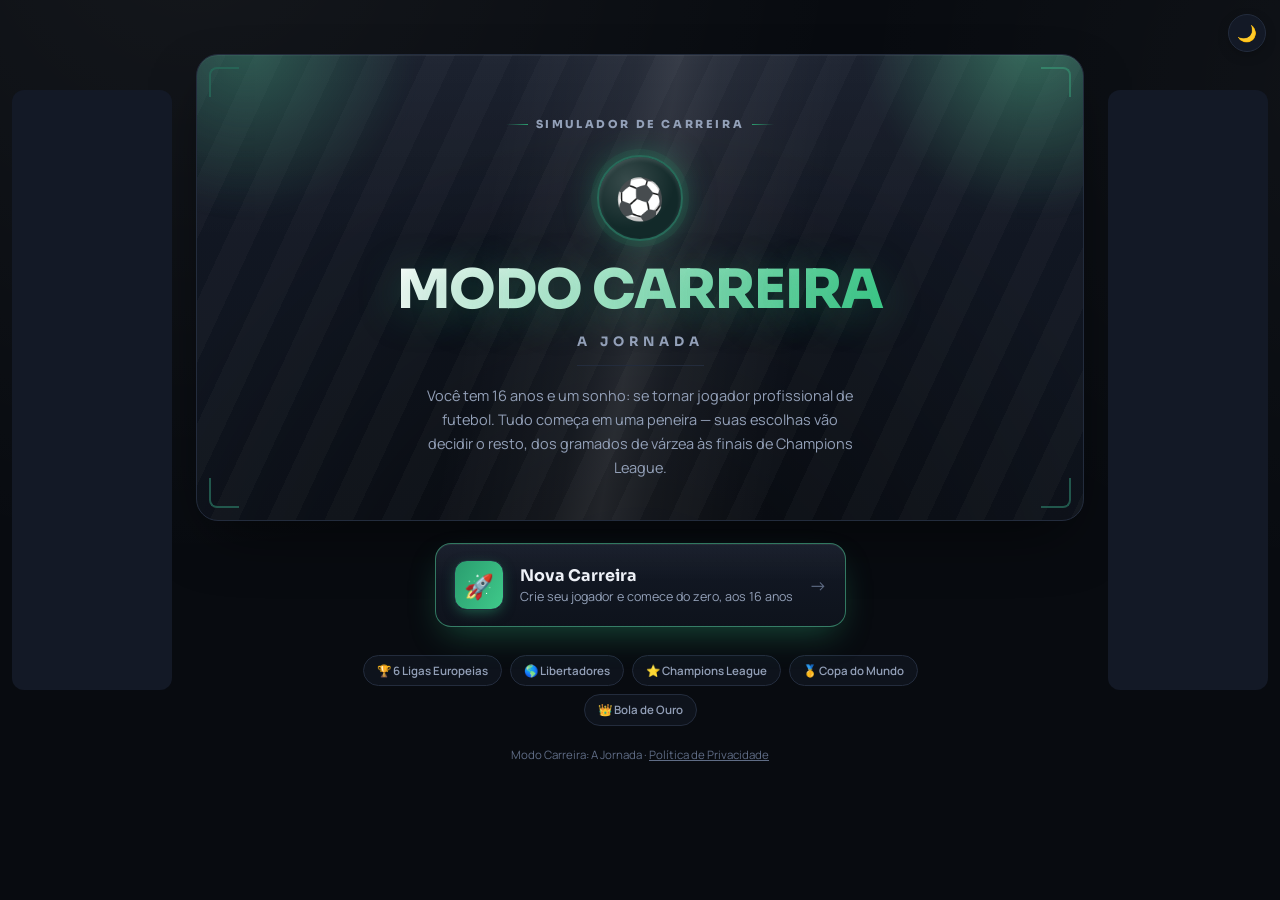
<file: index.html>
<!DOCTYPE html>
<html lang="pt-BR">
<head>
<meta charset="UTF-8">
<meta name="viewport" content="width=device-width, initial-scale=1.0">
<title>Modo Carreira: A Jornada</title>
<meta name="description" content="Modo Carreira: A Jornada é um simulador de carreira de jogador de futebol no navegador. Comece aos 16 anos numa peneira, evolua atributos, negocie contratos, dispute Brasileirão, Libertadores, Champions League e Copa do Mundo até a aposentadoria.">
<link rel="stylesheet" href="css/style.css">
<!-- Google AdSense — o script adsbygoogle.js NÃO carrega mais aqui. Ele só é
     inserido dinamicamente por js/core/ads.js quando a tela já tem conteúdo
     do jogo (GAME.clube definido) — ver telaAtualPermiteAnuncio() em ads.js.
     Isso evita que o Auto Ads do Google rode sozinho nas telas de menu/criação
     de personagem, que é exatamente o motivo da rejeição registrada em
     ads.google.com > Sites > kendsonc.github.io ("Anúncios veiculados pelo
     Google em telas sem conteúdo do editor"). -->
<!-- Google Analytics (GA4) — Measurement ID real da propriedade "Modo Carreira: A Jornada". -->
<script async src="https://www.googletagmanager.com/gtag/js?id=G-DK6LTBPD3M"></script>
<script>
  window.dataLayer = window.dataLayer || [];
  function gtag(){ dataLayer.push(arguments); }
  gtag('js', new Date());
  gtag('config', 'G-DK6LTBPD3M');
</script>
</head>
<body>
<div id="app"></div>
<noscript>
  <div style="max-width:640px;margin:40px auto;padding:24px;font-family:sans-serif;line-height:1.5">
    <h1>Modo Carreira: A Jornada</h1>
    <p>Modo Carreira: A Jornada é um simulador de carreira de jogador de futebol. Crie seu jogador aos 16 anos, passe pela peneira, evolua atributos, negocie contratos e dispute Brasileirão, Libertadores, Champions League e Copa do Mundo até a aposentadoria.</p>
    <p>Este jogo precisa de JavaScript habilitado no navegador para funcionar.</p>
  </div>
</noscript>
<button id="theme-toggle-btn" class="theme-toggle-btn" title="Alternar tema claro/escuro" type="button">🌙</button>
<div id="ad-corner" class="ad-corner"></div>
<div id="ad-left" class="ad-side"></div>
<div id="ad-right" class="ad-side"></div>

<script defer src="js/core/utils.js"></script>
<script defer src="js/core/ads.js"></script>
<script defer src="js/core/pixelart.js"></script>
<script defer src="js/core/escudos.js"></script>
<script defer src="js/core/rostos.js"></script>
<script defer src="js/data/dados-base.js"></script>
<script defer src="js/data/escudos-clubes.js"></script>
<script defer src="js/data/lances.js"></script>
<script defer src="js/data/dialogos-tecnico.js"></script>
<script defer src="js/data/eventos.js"></script>
<script defer src="js/data/loja-roupas.js"></script>
<script defer src="js/data/loja-tenis.js"></script>
<script defer src="js/data/loja-relogios.js"></script>
<script defer src="js/data/carros.js"></script>
<script defer src="js/data/imoveis.js"></script>

<script defer src="js/core/audio.js"></script>
<script defer src="js/core/state.js"></script>
<script defer src="js/core/efeitos.js"></script>
<script defer src="js/core/router.js"></script>

<script defer src="js/screens/inicio.js"></script>
<script defer src="js/screens/clubes.js"></script>
<script defer src="js/screens/peneira.js"></script>

<script defer src="js/sistemas/consequencias.js"></script>
<script defer src="js/sistemas/rival.js"></script>
<script defer src="js/sistemas/exCompanheiros.js"></script>
<script defer src="js/sistemas/mentoria.js"></script>
<script defer src="js/sistemas/torcida.js"></script>
<script defer src="js/sistemas/clubeVivo.js"></script>
<script defer src="js/sistemas/familia.js"></script>
<script defer src="js/sistemas/vidapessoal.js"></script>
<script defer src="js/sistemas/loja.js"></script>
<script defer src="js/sistemas/imoveis.js"></script>
<script defer src="js/sistemas/banco.js"></script>
<script defer src="js/sistemas/liga.js"></script>
<script defer src="js/sistemas/copas.js"></script>
<script defer src="js/sistemas/eventos.js"></script>
<script defer src="js/sistemas/lesao.js"></script>
<script defer src="js/sistemas/treino.js"></script>
<script defer src="js/sistemas/partida.js"></script>
<script defer src="js/sistemas/imprensa.js"></script>
<script defer src="js/sistemas/selecao.js"></script>

<script defer src="js/ui/dialogo.js"></script>
<script defer src="js/ui/toast.js"></script>
<script defer src="js/ui/statusbar.js"></script>
<script defer src="js/ui/agenda.js"></script>
<script defer src="js/ui/painel.js"></script>
<script defer src="js/ui/central.js"></script>

<script defer src="js/temporada/fim-temporada.js"></script>
<script defer src="js/temporada/entressafra.js"></script>

<script defer src="js/main.js"></script>
</body>
</html>
</file>
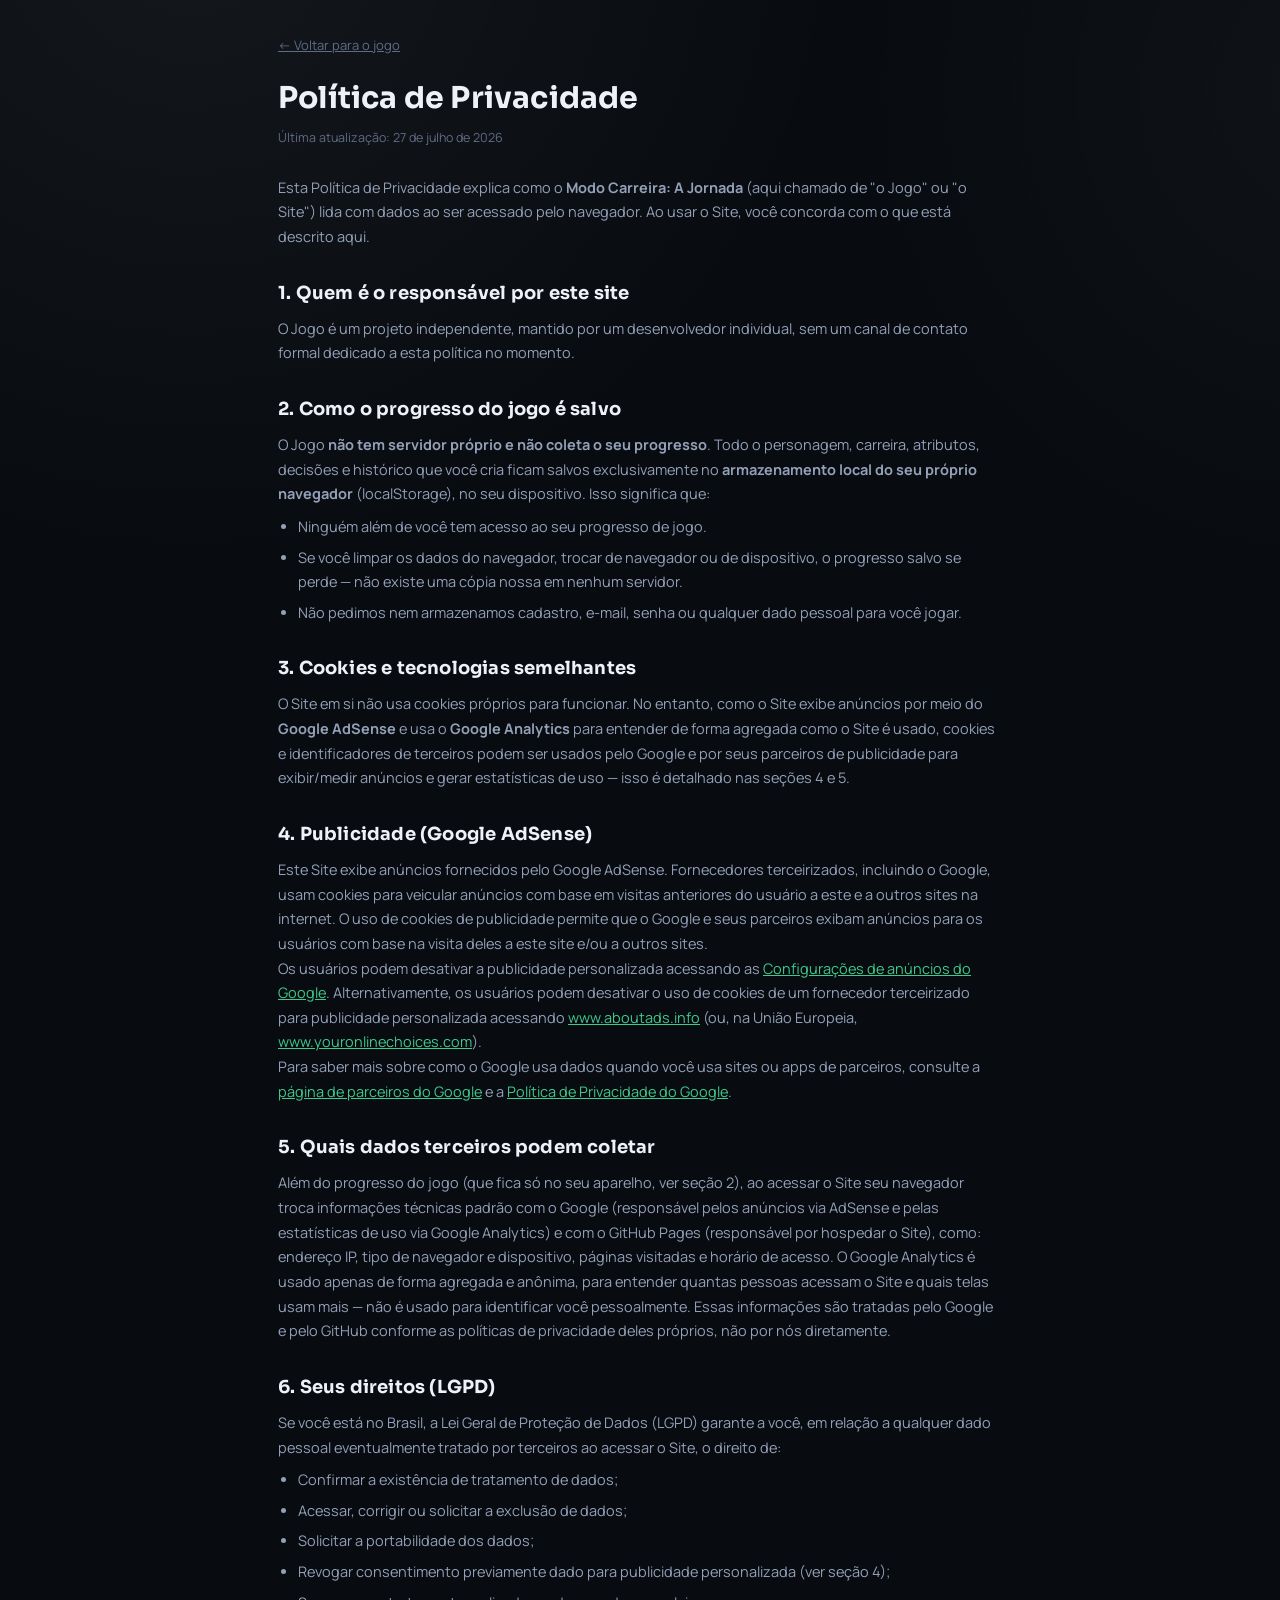
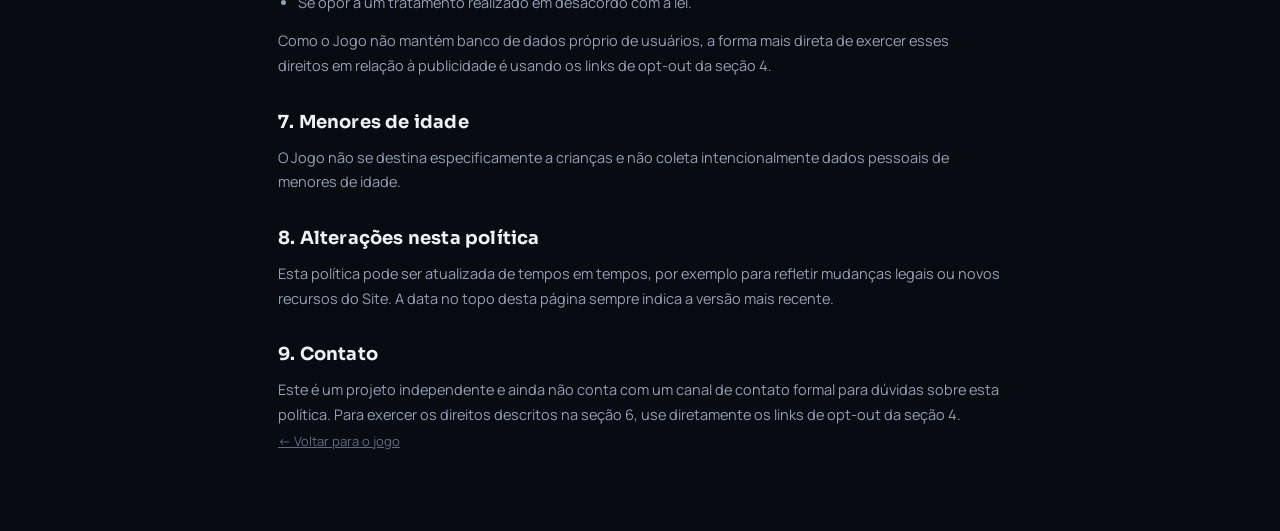
<file: privacidade.html>
<!DOCTYPE html>
<html lang="pt-BR">
<head>
<meta charset="UTF-8">
<meta name="viewport" content="width=device-width, initial-scale=1.0">
<title>Política de Privacidade — Modo Carreira: A Jornada</title>
<link rel="stylesheet" href="css/style.css">
<style>
  .politica-wrap { max-width: 760px; margin: 0 auto; padding: 32px 18px 60px; }
  .politica-wrap h1 { font-family: var(--font-display); font-size: clamp(22px,4vw,30px); margin-bottom: 6px; }
  .politica-wrap .atualizado { color: var(--text-faint); font-size: 12.5px; margin-bottom: 28px; }
  .politica-wrap h2 { font-family: var(--font-display); font-size: 18px; margin: 30px 0 10px; color: var(--text); }
  .politica-wrap p, .politica-wrap li { color: var(--text-dim); font-size: 14.5px; line-height: 1.7; }
  .politica-wrap ul { padding-left: 20px; margin: 8px 0 14px; }
  .politica-wrap li { margin-bottom: 6px; }
  .politica-wrap a { color: var(--club-c2); }
  .politica-wrap .voltar { display: inline-block; margin-bottom: 20px; color: var(--text-faint); text-decoration: underline; font-size: 13px; }
  .politica-wrap .card-title { font-weight: 700; color: var(--text); }
</style>
</head>
<body>
<div class="politica-wrap">
  <a href="index.html" class="voltar">← Voltar para o jogo</a>
  <h1>Política de Privacidade</h1>
  <p class="atualizado">Última atualização: 27 de julho de 2026</p>

  <p>Esta Política de Privacidade explica como o <b>Modo Carreira: A Jornada</b> (aqui chamado de "o Jogo" ou "o Site") lida com dados ao ser acessado pelo navegador. Ao usar o Site, você concorda com o que está descrito aqui.</p>

  <h2>1. Quem é o responsável por este site</h2>
  <p>O Jogo é um projeto independente, mantido por um desenvolvedor individual, sem um canal de contato formal dedicado a esta política no momento.</p>

  <h2>2. Como o progresso do jogo é salvo</h2>
  <p>O Jogo <b>não tem servidor próprio e não coleta o seu progresso</b>. Todo o personagem, carreira, atributos, decisões e histórico que você cria ficam salvos exclusivamente no <b>armazenamento local do seu próprio navegador</b> (localStorage), no seu dispositivo. Isso significa que:</p>
  <ul>
    <li>Ninguém além de você tem acesso ao seu progresso de jogo.</li>
    <li>Se você limpar os dados do navegador, trocar de navegador ou de dispositivo, o progresso salvo se perde — não existe uma cópia nossa em nenhum servidor.</li>
    <li>Não pedimos nem armazenamos cadastro, e-mail, senha ou qualquer dado pessoal para você jogar.</li>
  </ul>

  <h2>3. Cookies e tecnologias semelhantes</h2>
  <p>O Site em si não usa cookies próprios para funcionar. No entanto, como o Site exibe anúncios por meio do <b>Google AdSense</b> e usa o <b>Google Analytics</b> para entender de forma agregada como o Site é usado, cookies e identificadores de terceiros podem ser usados pelo Google e por seus parceiros de publicidade para exibir/medir anúncios e gerar estatísticas de uso — isso é detalhado nas seções 4 e 5.</p>

  <h2>4. Publicidade (Google AdSense)</h2>
  <p>Este Site exibe anúncios fornecidos pelo Google AdSense. Fornecedores terceirizados, incluindo o Google, usam cookies para veicular anúncios com base em visitas anteriores do usuário a este e a outros sites na internet. O uso de cookies de publicidade permite que o Google e seus parceiros exibam anúncios para os usuários com base na visita deles a este site e/ou a outros sites.</p>
  <p>Os usuários podem desativar a publicidade personalizada acessando as <a href="https://adssettings.google.com/" target="_blank" rel="noopener">Configurações de anúncios do Google</a>. Alternativamente, os usuários podem desativar o uso de cookies de um fornecedor terceirizado para publicidade personalizada acessando <a href="https://www.aboutads.info/choices/" target="_blank" rel="noopener">www.aboutads.info</a> (ou, na União Europeia, <a href="https://www.youronlinechoices.com/" target="_blank" rel="noopener">www.youronlinechoices.com</a>).</p>
  <p>Para saber mais sobre como o Google usa dados quando você usa sites ou apps de parceiros, consulte a <a href="https://policies.google.com/technologies/partner-sites" target="_blank" rel="noopener">página de parceiros do Google</a> e a <a href="https://policies.google.com/privacy" target="_blank" rel="noopener">Política de Privacidade do Google</a>.</p>

  <h2>5. Quais dados terceiros podem coletar</h2>
  <p>Além do progresso do jogo (que fica só no seu aparelho, ver seção 2), ao acessar o Site seu navegador troca informações técnicas padrão com o Google (responsável pelos anúncios via AdSense e pelas estatísticas de uso via Google Analytics) e com o GitHub Pages (responsável por hospedar o Site), como: endereço IP, tipo de navegador e dispositivo, páginas visitadas e horário de acesso. O Google Analytics é usado apenas de forma agregada e anônima, para entender quantas pessoas acessam o Site e quais telas usam mais — não é usado para identificar você pessoalmente. Essas informações são tratadas pelo Google e pelo GitHub conforme as políticas de privacidade deles próprios, não por nós diretamente.</p>

  <h2>6. Seus direitos (LGPD)</h2>
  <p>Se você está no Brasil, a Lei Geral de Proteção de Dados (LGPD) garante a você, em relação a qualquer dado pessoal eventualmente tratado por terceiros ao acessar o Site, o direito de:</p>
  <ul>
    <li>Confirmar a existência de tratamento de dados;</li>
    <li>Acessar, corrigir ou solicitar a exclusão de dados;</li>
    <li>Solicitar a portabilidade dos dados;</li>
    <li>Revogar consentimento previamente dado para publicidade personalizada (ver seção 4);</li>
    <li>Se opor a um tratamento realizado em desacordo com a lei.</li>
  </ul>
  <p>Como o Jogo não mantém banco de dados próprio de usuários, a forma mais direta de exercer esses direitos em relação à publicidade é usando os links de opt-out da seção 4.</p>

  <h2>7. Menores de idade</h2>
  <p>O Jogo não se destina especificamente a crianças e não coleta intencionalmente dados pessoais de menores de idade.</p>

  <h2>8. Alterações nesta política</h2>
  <p>Esta política pode ser atualizada de tempos em tempos, por exemplo para refletir mudanças legais ou novos recursos do Site. A data no topo desta página sempre indica a versão mais recente.</p>

  <h2>9. Contato</h2>
  <p>Este é um projeto independente e ainda não conta com um canal de contato formal para dúvidas sobre esta política. Para exercer os direitos descritos na seção 6, use diretamente os links de opt-out da seção 4.</p>

  <a href="index.html" class="voltar">← Voltar para o jogo</a>
</div>
</body>
</html>
</file>
<file: css/style.css>
@import url('https://fonts.googleapis.com/css2?family=Manrope:wght@400;500;600;700;800&family=Sora:wght@600;700;800&display=swap');
  /* ===================== RESET & BASE ===================== */
  * { box-sizing: border-box; margin: 0; padding: 0; }
  :root {
    --club-c1: #2a9d6f;
    --club-c2: #3fc98a;
    --bg-base: #080b10;
    --surface: #131926;
    --surface-2: #0e131c;
    --border: #232c3d;
    --border-soft: rgba(255,255,255,.06);
    --text: #eef1f7;
    --text-dim: #93a0b8;
    --text-faint: #5f6c85;
    --font-display: 'Sora', 'Manrope', 'Segoe UI', system-ui, sans-serif;
    --font-body: 'Manrope', 'Segoe UI', 'Trebuchet MS', Arial, sans-serif;
    --radius: 16px;
    --club-grad: linear-gradient(120deg, var(--club-c1), var(--club-c2));
  }
  /* Tema claro — alternado pelo botão flutuante (js/main.js), preferência
     GLOBAL fora de qualquer save (persiste entre carreiras diferentes).
     Reaproveita as mesmas variáveis já centralizadas, sem duplicar regras. */
  :root[data-theme="light"] {
    --bg-base: #eef1f6;
    --surface: #ffffff;
    --surface-2: #f4f6fb;
    --border: #d6dce6;
    --border-soft: rgba(10,20,40,.06);
    --text: #1a2130;
    --text-dim: #4c5871;
    --text-faint: #7c879c;
  }
  /* .hero-title-mega usa um gradiente com stop branco fixo (bonito no tema
     escuro, ilegível no claro) — única cor "hardcoded" fora das variáveis
     centralizadas que precisou de override dedicado pro tema claro. */
  :root[data-theme="light"] .hero-title-mega {
    background: linear-gradient(120deg, #1a2130 20%, var(--club-c1, #2a9d6f) 78%);
    -webkit-background-clip: text; background-clip: text; color: transparent;
  }
  .theme-toggle-btn {
    position: fixed; top: 14px; right: 14px; z-index: 50;
    width: 38px; height: 38px; border-radius: 50%; border: 1px solid var(--border);
    background: var(--surface); color: var(--text); font-size: 16px; cursor: pointer;
    display: flex; align-items: center; justify-content: center;
    box-shadow: 0 4px 14px -4px rgba(0,0,0,.4);
  }
  * { scrollbar-color: #2a3140 transparent; }
  html, body {
    height: 100%;
    background: var(--bg-base);
    color: var(--text);
    font-family: var(--font-body);
    line-height: 1.5;
    -webkit-font-smoothing: antialiased;
  }
  body {
    min-height: 100vh; display: flex; flex-direction: column;
    background:
      radial-gradient(1200px circle at 15% -10%, rgba(255,255,255,.05), transparent 55%),
      radial-gradient(900px circle at 105% 10%, rgba(255,255,255,.03), transparent 55%),
      var(--bg-base);
    background-attachment: fixed;
    transition: background 1s ease;
  }
  body.tema-clube {
    background:
      radial-gradient(1200px circle at 12% -12%, color-mix(in srgb, var(--club-c1) 26%, transparent), transparent 58%),
      radial-gradient(1000px circle at 108% 8%, color-mix(in srgb, var(--club-c2) 20%, transparent), transparent 55%),
      radial-gradient(800px circle at 50% 120%, color-mix(in srgb, var(--club-c1) 10%, transparent), transparent 60%),
      var(--bg-base);
    background-attachment: fixed;
  }
  /* padding-bottom reserva espaço real pro .ad-corner (fixed, ~90px+offset) —
     sem isso, em telas onde o conteúdo enche a altura da viewport, o anúncio
     do canto acaba sobrepondo o final do conteúdo (placar/feed/botões). */
  #app { flex: 1; display: flex; flex-direction: column; max-width: 920px; margin: 0 auto; width: 100%; padding: 18px 16px 108px; }
  #app.fade-in { animation: telaEntrada .45s cubic-bezier(.22,.75,.35,1); }
  @keyframes telaEntrada {
    from { opacity: 0; transform: translateY(12px); }
    to { opacity: 1; transform: translateY(0); }
  }
  /* Transição diferenciada pra telas-marco (.hero-marco presente, ver
     appObserver em router.js) — mais lenta e com um leve "zoom", pra separar
     visualmente um momento de peso (título, Bola de Ouro) de uma troca de
     tela comum (treino, agenda). */
  #app.fade-in-marco { animation: telaEntradaMarco .8s cubic-bezier(.22,.75,.35,1); }
  @keyframes telaEntradaMarco {
    from { opacity: 0; transform: translateY(18px) scale(.97); }
    60% { opacity: 1; }
    to { opacity: 1; transform: translateY(0) scale(1); }
  }
  h1, h2, h3 { font-family: var(--font-display); font-weight: 700; letter-spacing: .2px; }
  a { color: inherit; }
  button, select, input {
    font-family: inherit;
    font-size: 15px;
  }
  ::-webkit-scrollbar { width: 8px; height: 8px; }
  ::-webkit-scrollbar-thumb { background: #2a3140; border-radius: 4px; }
  ::-webkit-scrollbar-track { background: transparent; }

  /* ===================== LAYOUT HELPERS ===================== */
  .hidden { display: none !important; }
  .card {
    position: relative;
    background: linear-gradient(180deg, rgba(255,255,255,.035) 0%, transparent 45%), linear-gradient(180deg, var(--surface) 0%, var(--surface-2) 100%);
    border: 1px solid var(--border);
    border-radius: var(--radius);
    padding: 20px;
    margin-bottom: 14px;
    box-shadow: 0 10px 28px -8px rgba(0,0,0,.45), inset 0 1px 0 var(--border-soft);
    overflow: hidden;
  }
  .card::before {
    content: '';
    position: absolute; top: 0; left: 0; right: 0; height: 3px;
    background: linear-gradient(90deg, #2a3140, #2a3140);
    opacity: .8;
  }
  body.tema-clube .card::before {
    background: var(--club-grad);
    box-shadow: 0 0 14px -2px color-mix(in srgb, var(--club-c1) 70%, transparent);
  }
  .card-title {
    font-family: var(--font-display);
    font-size: 12px;
    font-weight: 700;
    text-transform: uppercase;
    letter-spacing: 1.3px;
    color: var(--text-dim);
    margin-bottom: 12px;
    display: flex; align-items: center; gap: 7px;
  }
  .card-title::before {
    content: ''; width: 4px; height: 4px; border-radius: 50%;
    background: var(--club-c1); box-shadow: 0 0 8px 1px var(--club-c1);
    flex-shrink: 0;
  }
  .card-title::after {
    content: ''; flex: 1; height: 1px; margin-left: 4px;
    background: linear-gradient(90deg, var(--border), transparent);
  }
  .row { display: flex; gap: 12px; flex-wrap: wrap; }
  .col { flex: 1 1 200px; min-width: 0; }
  .center { text-align: center; }
  .muted { color: var(--text-dim); font-size: 13px; }
  .small { font-size: 12px; }
  .spacer { height: 12px; }

  /* ===================== BUTTONS ===================== */
  .btn {
    display: inline-block;
    position: relative;
    background: linear-gradient(180deg, #1a2130, #161c29);
    color: var(--text);
    border: 1px solid var(--border);
    border-radius: 12px;
    padding: 13px 16px;
    cursor: pointer;
    text-align: left;
    font-weight: 500;
    letter-spacing: .1px;
    transition: transform .14s ease, background .18s ease, border-color .18s ease, box-shadow .18s ease;
    width: 100%;
    box-shadow: inset 0 1px 0 rgba(255,255,255,.05), 0 2px 6px rgba(0,0,0,.2);
  }
  .btn:hover { background: linear-gradient(180deg, #202940, #1b2233); border-color: #3d5271; transform: translateY(-2px); box-shadow: 0 10px 22px -6px rgba(0,0,0,.5), inset 0 1px 0 rgba(255,255,255,.08); }
  .btn:active { transform: translateY(0); box-shadow: inset 0 2px 6px rgba(0,0,0,.3); }
  /* Antes um botão desabilitado (ex: Fisioterapia intensiva sem saldo) ficava
     visualmente IDÊNTICO a um habilitado — sem nenhum feedback do porquê o
     clique não fazia nada, parecia bug. Agora fica visivelmente apagado, com
     cursor de bloqueio, e sem reagir ao hover. */
  .btn[disabled] { opacity: .4; cursor: not-allowed; color: var(--text-dim); }
  .btn[disabled]:hover { background: linear-gradient(180deg, #1a2130, #161c29); border-color: var(--border); transform: none; box-shadow: inset 0 1px 0 rgba(255,255,255,.05), 0 2px 6px rgba(0,0,0,.2); }
  .btn-primary {
    background: var(--club-grad); border-color: color-mix(in srgb, var(--club-c1) 65%, white 8%);
    color: #06120c; font-weight: 700;
    box-shadow: 0 6px 20px -4px color-mix(in srgb, var(--club-c1) 55%, transparent), inset 0 1px 0 rgba(255,255,255,.35);
    text-shadow: 0 1px 0 rgba(255,255,255,.15);
  }
  .btn-primary:hover { filter: brightness(1.08); transform: translateY(-2px); box-shadow: 0 10px 26px -4px color-mix(in srgb, var(--club-c1) 65%, transparent), inset 0 1px 0 rgba(255,255,255,.4); }
  .btn-danger { background: linear-gradient(180deg, #5a1f24, #47161a); border-color: #8a2e35; }
  .btn-danger:hover { background: linear-gradient(180deg, #712831, #5c1f26); }
  .btn-ghost { background: transparent; box-shadow: none; }
  .btn-small { width: auto; padding: 7px 13px; font-size: 13px; border-radius: 9px; }
  .btn-row { display: flex; flex-direction: column; gap: 10px; }
  .choices { display: flex; flex-direction: column; gap: 10px; margin-top: 14px; }
  .choices .btn { animation: escolhaEntra .3s ease backwards; padding-right: 38px; }
  .choices .btn::before {
    content: ''; position: absolute; left: 0; top: 50%; transform: translateY(-50%);
    width: 3px; height: 0%; background: var(--club-c1); border-radius: 0 3px 3px 0;
    transition: height .18s ease; box-shadow: 0 0 8px 0 var(--club-c1);
  }
  .choices .btn:hover::before { height: 56%; }
  .choices .btn::after {
    content: '→'; position: absolute; right: 15px; top: 50%; font-family: var(--font-display);
    transform: translateY(-50%) translateX(-4px); opacity: 0; color: var(--club-c1);
    transition: opacity .18s ease, transform .18s ease;
  }
  .choices .btn:hover::after { opacity: 1; transform: translateY(-50%) translateX(0); }
  .choices .btn-primary::before, .choices .btn-primary::after { display: none; }
  .choices .btn:nth-child(1){ animation-delay: .02s; } .choices .btn:nth-child(2){ animation-delay: .06s; }
  .choices .btn:nth-child(3){ animation-delay: .10s; } .choices .btn:nth-child(4){ animation-delay: .14s; }
  .choices .btn:nth-child(5){ animation-delay: .18s; } .choices .btn:nth-child(6){ animation-delay: .22s; }
  @keyframes escolhaEntra { from { opacity: 0; transform: translateX(-6px); } to { opacity: 1; transform: translateX(0); } }

  /* ===================== FORMS ===================== */
  label { display: block; font-size: 13px; color: var(--text-dim); margin-bottom: 4px; margin-top: 10px; font-weight: 500; }
  input[type=text], input[type=number], select {
    width: 100%;
    background: var(--surface-2);
    border: 1px solid var(--border);
    color: var(--text);
    border-radius: 9px;
    padding: 10px 11px;
    transition: border-color .15s ease, box-shadow .15s ease;
  }
  input:focus, select:focus { outline: none; border-color: var(--club-c1); box-shadow: 0 0 0 3px color-mix(in srgb, var(--club-c1) 22%, transparent); }
  fieldset { border: 1px solid var(--border); border-radius: 12px; padding: 14px; margin-top: 14px; }
  legend { padding: 0 8px; color: var(--text-dim); font-size: 12px; font-weight: 700; text-transform: uppercase; letter-spacing: .6px; }

  /* ===================== BARS / BADGES ===================== */
  .bar-label { display: flex; justify-content: space-between; font-size: 12px; color: var(--text-dim); margin-bottom: 4px; font-weight: 500; }
  .bar-track { background: var(--surface-2); border: 1px solid var(--border); border-radius: 8px; height: 9px; overflow: hidden; box-shadow: inset 0 1px 3px rgba(0,0,0,.4); }
  .bar-fill { height: 100%; border-radius: 8px; background: linear-gradient(90deg,#2a9d6f,#3fc98a); box-shadow: 0 0 8px -1px rgba(63,201,138,.7); transition: width .5s cubic-bezier(.22,.75,.35,1); position: relative; }
  .bar-fill::after {
    content: ''; position: absolute; inset: 0;
    background: linear-gradient(180deg, rgba(255,255,255,.35), transparent 55%);
  }
  .bar-fill.warn { background: linear-gradient(90deg,#c98a2a,#e0ab3f); box-shadow: 0 0 8px -1px rgba(224,171,63,.7); }
  .bar-fill.danger { background: linear-gradient(90deg,#a8323a,#d64550); box-shadow: 0 0 8px -1px rgba(214,69,80,.7); }
  .bar-fill.info { background: linear-gradient(90deg,#2a6bc9,#3f9be0); box-shadow: 0 0 8px -1px rgba(63,155,224,.7); }
  .attr-grid { display: grid; grid-template-columns: 1fr 1fr; gap: 10px 18px; }
  @media (max-width: 560px) { .attr-grid { grid-template-columns: 1fr; } }

  /* ===================== STAT TILES (Painel: Dados/Contrato/Estatísticas) =====================
     Antes essas abas eram só <p><b>Label:</b> valor</p> em sequência, texto
     corrido sem nenhuma hierarquia visual — mesmo padrão pra idade, gols ou
     cartões. stat-tile reaproveita o espírito de .attr-grid (ícone + valor
     grande + rótulo pequeno), ver statTileHtml em js/core/utils.js. */
  .stat-tile-grid { display: grid; grid-template-columns: repeat(auto-fill, minmax(126px,1fr)); gap: 10px; margin: 6px 0 4px; }
  .stat-tile {
    display: flex; flex-direction: column; gap: 2px; padding: 10px 12px; border-radius: 12px;
    background: var(--surface-2); border: 1px solid var(--border);
  }
  .stat-tile-icon { font-size: 16px; line-height: 1; opacity: .85; }
  .stat-tile-valor { font-family: var(--font-display); font-weight: 800; font-size: 18px; line-height: 1.2; word-break: break-word; }
  .stat-tile-label { font-size: 10.5px; color: var(--text-dim); text-transform: uppercase; letter-spacing: .4px; }
  .badge {
    display: inline-block;
    background: var(--surface-2);
    border: 1px solid var(--border);
    border-radius: 999px;
    padding: 4px 11px;
    font-size: 12px;
    font-weight: 500;
    color: #b7c2d6;
    margin: 2px 4px 2px 0;
  }
  .badge.good { border-color: #2a9d6f; color: #7fe0b8; background: rgba(42,157,111,.12); }
  .badge.bad { border-color: #a8323a; color: #f19aa0; background: rgba(168,50,58,.12); }

  /* ===================== ESCUDO DO CLUBE ===================== */
  .crest {
    display: inline-flex; align-items: center; justify-content: center;
    border-radius: 50%; flex-shrink: 0;
    background: conic-gradient(from 210deg, var(--crest-c1,var(--club-c1)), var(--crest-c2,var(--club-c2)), var(--crest-c1,var(--club-c1)));
    border: 2px solid rgba(255,255,255,.4);
    box-shadow: 0 3px 10px rgba(0,0,0,.45), inset 0 1px 2px rgba(255,255,255,.3), inset 0 -3px 7px rgba(0,0,0,.28);
    color: #fff; font-family: var(--font-display); font-weight: 800; letter-spacing: .3px;
    text-shadow: 0 1px 3px rgba(0,0,0,.55);
    line-height: 1;
  }
  .crest.lg { box-shadow: 0 6px 20px -2px rgba(0,0,0,.5), inset 0 1px 3px rgba(255,255,255,.3), inset 0 -4px 9px rgba(0,0,0,.3); }

  /* ===================== TIER / DIVISÃO ===================== */
  .tier-badge {
    display: inline-flex; align-items: center; gap: 5px;
    padding: 3px 11px; border-radius: 999px; font-size: 10.5px; font-weight: 800;
    text-transform: uppercase; letter-spacing: .8px;
    color: var(--tier-c, #9aa5ba); border: 1px solid var(--tier-c, #3a4457);
    background: color-mix(in srgb, var(--tier-c, #3a4457) 16%, transparent);
  }

  /* ===================== ANÚNCIO (CANTO, DISCRETO) =====================
     Fica FORA de #app (ver index.html) — nunca é destruído pelas trocas de
     tela do jogo (render() só remonta #app). position:fixed, então flutua
     sempre no mesmo canto da JANELA (não do documento) — quem garante que
     ele não tampe o conteúdo é a reserva de espaço real em #app
     (padding-bottom, ver a regra de #app acima) do tamanho do bloco (ver ads.js). */
  .ad-corner {
    position: fixed; right: 12px; bottom: 12px; z-index: 40;
    background: var(--surface); border: 1px solid var(--border); border-radius: 12px;
    padding: 4px; max-width: 300px; max-height: 90px; overflow: hidden;
    box-shadow: 0 10px 26px -10px rgba(0,0,0,.5);
  }
  .ad-corner:empty { display: none; } /* antes do 1º anúncio carregar, não ocupa espaço nem sombra à toa */
  @media (max-width: 560px) {
    .ad-corner { left: 8px; right: 8px; bottom: 8px; max-width: none; display: flex; justify-content: center; }
  }

  /* ===================== ANÚNCIOS LATERAIS (SÓ TELA LARGA E ALTA) =====================
     #app tem max-width:920px centralizado — em tela larga sobra bastante
     margem vazia dos dois lados, espaço perfeito pra um anúncio vertical sem
     nunca encostar no jogo. Escondidos por padrão (display:none) e só
     aparecem a partir de 1280px de largura, quando sobra margem confortável
     pros dois lados (920px do jogo + ~180px de cada lado). Abaixo disso
     (tablet/celular), o anúncio do canto (.ad-corner, acima) já continua
     aparecendo normalmente — ninguém perde anúncio, só ganha mais em tela
     grande. Ancorado no topo (não mais centralizado verticalmente) com uma
     altura mínima de tela exigida (min-height:820px) — assim o bloco de
     600px de altura sempre termina bem acima do .ad-corner (que fica nos
     últimos ~100px da tela), sem um anúncio tampando o outro. IMPORTANTE:
     ads.js só deve pedir um novo anúncio pra esses slots quando eles
     estiverem realmente visíveis (display!=='none') — carregar anúncio num
     slot escondido conta como tráfego inválido pro Google. */
  .ad-side {
    display: none; position: fixed; top: 90px;
    z-index: 40; width: 160px; height: 600px; max-height: 70vh; overflow: hidden;
    background: var(--surface); border: 1px solid var(--border); border-radius: 12px;
    box-shadow: 0 10px 26px -10px rgba(0,0,0,.5);
  }
  .ad-side:empty { box-shadow: none; border-color: transparent; } /* antes do anúncio carregar, não fica uma caixa vazia chamativa */
  #ad-left { left: 12px; }
  #ad-right { right: 12px; }
  @media (min-width: 1280px) and (min-height: 820px) {
    .ad-side { display: block; }
  }

  /* ===================== HEADER / STATUS BAR ===================== */
  #status-bar {
    display: flex; flex-wrap: wrap; gap: 10px 20px; align-items: center;
    background: linear-gradient(180deg, rgba(255,255,255,.04), transparent 60%), rgba(15,19,28,.82);
    backdrop-filter: blur(10px); -webkit-backdrop-filter: blur(10px);
    border: 1px solid var(--border); border-top: 2px solid #2a3140; border-radius: var(--radius);
    padding: 12px 16px; margin-bottom: 16px; font-size: 13px;
    box-shadow: 0 10px 26px -10px rgba(0,0,0,.5), inset 0 1px 0 var(--border-soft);
    position: sticky; top: 8px; z-index: 20;
  }
  body.tema-clube #status-bar { border-top-color: var(--club-c1); box-shadow: 0 10px 26px -10px rgba(0,0,0,.5), inset 0 1px 0 var(--border-soft), 0 0 0 1px color-mix(in srgb, var(--club-c1) 18%, transparent); }
  #status-bar .sb-club { display: flex; align-items: center; gap: 9px; margin-right: 2px; }
  #status-bar .sb-club .sb-club-name { font-family: var(--font-display); font-weight: 700; font-size: 14px; color: var(--text); }
  #status-bar .sb-item { display: flex; flex-direction: column; min-width: 58px; }
  #status-bar .sb-item b { font-size: 13.5px; font-weight: 700; color: var(--text); }
  #status-bar .sb-item span.lbl { color: var(--text-faint); font-size: 10.5px; text-transform: uppercase; letter-spacing: .5px; }
  #status-bar .sb-divider { width: 1px; align-self: stretch; background: var(--border); }
  #status-bar .sb-panel-btn { margin-left: auto; }

  /* ===================== TABS (PAINEL) ===================== */
  .tabs { display: flex; flex-wrap: wrap; gap: 6px; margin-bottom: 14px; padding: 4px; background: var(--surface-2); border: 1px solid var(--border); border-radius: 12px; }
  .tab-btn {
    background: transparent; border: 1px solid transparent; color: var(--text-dim);
    border-radius: 8px; padding: 7px 13px; cursor: pointer; font-size: 12.5px; font-weight: 600;
    transition: all .15s ease;
  }
  .tab-btn:hover { color: var(--text); background: rgba(255,255,255,.04); }
  .tab-btn.active { background: var(--club-grad); border-color: transparent; color: #06120c; box-shadow: 0 3px 10px -2px color-mix(in srgb, var(--club-c1) 55%, transparent); }
  .tab-content { display: none; }
  .tab-content.active { display: block; }
  /* Nível de grupo (Perfil/Carreira/Clube/Social) — mesma base visual do
     .tab-btn comum, só um pouco maior/mais espaçado pra deixar claro que é
     a camada de navegação de cima, não mais uma aba igual às outras. */
  .tabs-grupo { margin-bottom: 8px; }
  .tabs-grupo .tab-btn { font-size: 13px; padding: 8px 16px; }

  /* ===================== CONQUISTAS (galeria de marcos) ===================== */
  .conquista-grid { display: grid; grid-template-columns: repeat(auto-fill, minmax(240px, 1fr)); gap: 10px; }
  .conquista-card {
    display: flex; gap: 10px; align-items: flex-start;
    background: var(--surface-2); border: 1px solid var(--border); border-radius: 12px; padding: 10px 12px;
  }
  .conquista-card.alta {
    border-color: color-mix(in srgb, #e8c04a 55%, var(--border) 45%);
    box-shadow: 0 8px 20px -8px rgba(232,192,74,.35);
  }
  .conquista-icone { font-size: 22px; line-height: 1; flex-shrink: 0; }
  .conquista-titulo { font-weight: 700; font-size: 13.5px; margin-bottom: 2px; }

  /* ===================== TOOLTIP CUSTOMIZADO (glossário contextual) ===================== */
  .info-tip {
    display: inline-flex; align-items: center; justify-content: center;
    width: 14px; height: 14px; border-radius: 50%; background: var(--surface-2);
    border: 1px solid var(--border); color: var(--text-faint); font-size: 10px;
    cursor: help; position: relative; margin-left: 4px; vertical-align: middle;
  }
  .info-tip:hover .info-tip-bubble, .info-tip:focus .info-tip-bubble { opacity: 1; visibility: visible; transform: translateX(-50%) translateY(0); }
  .info-tip-bubble {
    position: absolute; bottom: 120%; left: 50%; transform: translateX(-50%) translateY(4px);
    background: var(--surface-2); border: 1px solid var(--border); border-radius: 8px;
    padding: 6px 9px; font-size: 11.5px; color: var(--text); width: 200px; text-align: left;
    opacity: 0; visibility: hidden; transition: opacity .15s ease, transform .15s ease;
    box-shadow: 0 8px 20px -6px rgba(0,0,0,.5); z-index: 20; line-height: 1.4;
  }

  /* ===================== MODAL (PAINEL OVERLAY) ===================== */
  #panel-overlay {
    position: fixed; inset: 0; background: rgba(4,6,10,.8);
    backdrop-filter: blur(3px); -webkit-backdrop-filter: blur(3px);
    display: flex; align-items: flex-start; justify-content: center;
    padding: 24px 12px; overflow-y: auto; z-index: 50;
  }
  #panel-modal, .panel-modal-shell {
    position: relative; overflow: hidden;
    background: linear-gradient(180deg, rgba(255,255,255,.03), transparent 30%), var(--surface-2);
    border: 1px solid var(--border); border-radius: var(--radius);
    padding: 20px; width: 100%; max-width: 820px;
    box-shadow: 0 30px 60px -12px rgba(0,0,0,.6);
  }
  #panel-modal::before, .panel-modal-shell::before { content: ''; position: absolute; top: 0; left: 0; right: 0; height: 3px; background: var(--club-grad); opacity: .9; }
  #panel-modal .panel-header, .panel-modal-shell .panel-header { display: flex; justify-content: space-between; align-items: center; margin-bottom: 12px; }
  #panel-modal .panel-header h2, .panel-modal-shell .panel-header h2 { font-size: 19px; }
  .central-overlay {
    position: fixed; inset: 0; background: rgba(4,6,10,.8);
    backdrop-filter: blur(3px); -webkit-backdrop-filter: blur(3px);
    display: flex; align-items: flex-start; justify-content: center;
    padding: 24px 12px; overflow-y: auto; z-index: 50;
  }

  /* ===================== DIÁLOGO PRÓPRIO (substitui alert/confirm) ===================== */
  .dialogo-overlay {
    position: fixed; inset: 0; background: rgba(4,6,10,.85);
    backdrop-filter: blur(3px); -webkit-backdrop-filter: blur(3px);
    display: flex; align-items: center; justify-content: center;
    padding: 24px 12px; z-index: 200;
  }
  .dialogo-card {
    position: relative; overflow: hidden;
    background: linear-gradient(180deg, rgba(255,255,255,.03), transparent 30%), var(--surface-2);
    border: 1px solid var(--border); border-radius: var(--radius);
    padding: 20px; width: 100%; max-width: 420px;
    box-shadow: 0 30px 60px -12px rgba(0,0,0,.6);
    animation: escolhaEntra .2s ease backwards;
  }
  .dialogo-card::before { content: ''; position: absolute; top: 0; left: 0; right: 0; height: 3px; background: var(--club-grad); opacity: .9; }
  .dialogo-titulo { font-size: 17px; font-weight: 700; margin-bottom: 8px; }
  .dialogo-texto { font-size: 14px; line-height: 1.55; color: var(--text-dim); margin-bottom: 18px; }
  .dialogo-acoes { display: flex; gap: 8px; justify-content: flex-end; }

  /* ===================== TOAST (notificação rápida) ===================== */
  .toast-container {
    position: fixed; top: 14px; right: 14px; z-index: 150;
    display: flex; flex-direction: column; gap: 8px; max-width: 320px;
    pointer-events: none;
  }
  .toast-card {
    pointer-events: auto; cursor: pointer;
    display: flex; gap: 10px; align-items: flex-start;
    background: linear-gradient(180deg, rgba(255,255,255,.04), transparent 30%), var(--surface-2);
    border: 1px solid var(--border); border-left: 3px solid var(--club-c1);
    border-radius: 10px; padding: 10px 12px;
    box-shadow: 0 12px 30px -8px rgba(0,0,0,.5);
    opacity: 0; transform: translateX(24px);
    transition: opacity .22s ease, transform .22s ease;
  }
  .toast-card.toast-in { opacity: 1; transform: translateX(0); }
  .toast-card.toast-out { opacity: 0; transform: translateX(24px); }
  .toast-icone { font-size: 20px; line-height: 1; }
  .toast-corpo { display: flex; flex-direction: column; gap: 2px; min-width: 0; }
  .toast-titulo { font-weight: 700; font-size: 13px; }
  .toast-texto { font-size: 12.5px; color: var(--text-dim); line-height: 1.4; }
  @media (max-width: 560px){
    .toast-container { left: 10px; right: 10px; top: 10px; max-width: none; }
  }

  /* ===================== BARRA DE STATUS: AÇÕES DA CARREIRA ===================== */
  #status-bar .sb-actions { display: flex; flex-wrap: wrap; gap: 8px; margin-left: auto; }
  .sb-toggle-btn { display: none; }
  #status-bar .sb-extra { display: contents; }
  @media (max-width: 640px){
    /* Em tela estreita, a barra de status inteira (overall, temporada, jogos,
       gols, energia, moral...) ocupava várias linhas permanentemente. Some
       tudo dentro de .sb-extra por padrão, revelado só com o botão ☰. */
    .sb-toggle-btn { display: inline-flex; }
    #status-bar .sb-extra { display: none; width: 100%; }
    #status-bar.sb-expandido .sb-extra { display: flex; flex-wrap: wrap; gap: 10px 20px; width: 100%; order: 3; }
    #status-bar .sb-actions { order: 4; }
  }

  /* ===================== SHOPPING / IMÓVEIS / BANCO (CENTRAL DE CARREIRA) ======== */
  .shop-grid { display: grid; grid-template-columns: repeat(auto-fill, minmax(230px, 1fr)); gap: 12px; }
  .shop-item {
    display: flex; align-items: center; gap: 12px;
    background: var(--surface-2); border: 1px solid var(--border); border-radius: 12px;
    padding: 10px 12px; transition: border-color .15s ease, transform .15s ease;
  }
  .shop-item:hover { border-color: color-mix(in srgb, var(--club-c1) 45%, var(--border) 55%); transform: translateY(-1px); }
  .shop-item.owned { opacity: .72; }
  .shop-item-carro { flex-wrap: wrap; }
  .shop-item-icon { flex-shrink: 0; display: flex; align-items: center; justify-content: center; width: 60px; }
  .pixel-icon { image-rendering: pixelated; filter: drop-shadow(0 3px 6px rgba(0,0,0,.4)); }
  .shop-item-info { flex: 1; min-width: 0; }
  .shop-item-nome { font-weight: 600; font-size: 13.5px; margin-bottom: 1px; }
  .shop-item-preco { font-family: var(--font-display); font-weight: 700; color: var(--club-c2); font-size: 14px; margin-top: 4px; }
  .color-swatch {
    display: inline-block; width: 18px; height: 18px; border-radius: 50%; cursor: pointer;
    border: 2px solid var(--border); transition: border-color .15s ease, transform .15s ease;
  }
  .color-swatch:hover { transform: scale(1.12); }
  .color-swatch.sel { border-color: var(--club-c1); box-shadow: 0 0 0 2px color-mix(in srgb, var(--club-c1) 45%, transparent); }

  /* ===================== NEWS FEED ===================== */
  .news-item {
    border-left: 3px solid #2f3b4f; padding: 9px 12px; margin-bottom: 8px;
    background: var(--surface-2); border-radius: 0 10px 10px 0; font-size: 13px;
  }
  .news-item.torcida { border-color: #2a9d6f; }
  .news-item.midia { border-color: #3f9be0; }
  .news-item.familia { border-color: #e0ab3f; }
  .news-item.treinador { border-color: #a8323a; }
  .news-item .news-tag { font-size: 10px; text-transform: uppercase; color: var(--text-faint); letter-spacing: .6px; display:block; margin-bottom:3px; font-weight: 700; }

  /* ===================== NARRATIVE ===================== */
  #scene-text { font-size: 15.5px; line-height: 1.7; white-space: pre-line; letter-spacing: .1px; }
  #scene-text .fala { color: #cfe0ff; font-style: italic; }
  .card h2 { margin-bottom: 12px; font-size: 20px; }
  .card-title + h2, .card-title + #scene-text { margin-top: 2px; }
  .trace-tag { display:inline-block; font-size:11px; color:var(--text-dim); background:var(--surface-2); border:1px solid var(--border); border-radius:999px; padding:2px 9px; margin-bottom:10px; }

  footer { text-align: center; color: var(--text-faint); font-size: 11.5px; padding: 20px 0 10px; }
  footer .footer-link { color: var(--text-faint); text-decoration: underline; }
  footer .footer-link:hover { color: var(--text-dim); }

  /* club cards grid */
  .club-grid { display: grid; grid-template-columns: 1fr 1fr; gap: 12px; }
  @media (max-width: 620px) { .club-grid { grid-template-columns: 1fr; } }
  .club-card {
    cursor: pointer; transition: transform .18s ease, box-shadow .18s ease, border-color .18s ease;
    padding-top: 18px;
  }
  .club-card::before { background: linear-gradient(90deg, var(--this-c1, #2a3140), var(--this-c2, #2a3140)); opacity: .9; }
  .club-card:hover { transform: translateY(-4px); border-color: color-mix(in srgb, var(--this-c1,#3d5271) 60%, #3d5271); box-shadow: 0 14px 30px -8px rgba(0,0,0,.5), 0 0 0 1px color-mix(in srgb, var(--this-c1,#3d5271) 35%, transparent); }
  .club-card .club-card-head { display: flex; align-items: center; gap: 10px; margin-bottom: 8px; }
  .club-card h3 { font-size: 16px; margin: 0; }
  .club-card:hover .crest { box-shadow: 0 3px 10px rgba(0,0,0,.45), inset 0 1px 2px rgba(255,255,255,.3), inset 0 -3px 7px rgba(0,0,0,.28), 0 0 0 4px color-mix(in srgb, var(--this-c1,var(--club-c1)) 30%, transparent); }
  .club-swatch { display:inline-block; width:14px; height:14px; border-radius:50%; margin-right:6px; vertical-align:middle; border:1px solid rgba(255,255,255,.25); }

  /* =====================================================================
     SCREEN HERO — versão compacta do stadium-hero (sem holofotes animados
     nem cantoneiras), usada como cabeçalho de destaque dentro de telas do
     jogo (criação de personagem, escolha de clube, resultado da peneira,
     fim de temporada, aposentadoria etc.) pra criar familiaridade visual
     com a tela inicial sem repetir o motivo mais "cheio" em toda tela.
     ========================================================================= */
  .screen-hero {
    position: relative; overflow: hidden; text-align: center;
    border-radius: var(--radius); border: 1px solid var(--border);
    padding: 26px 20px 22px; margin-bottom: 14px;
    background:
      repeating-linear-gradient(115deg, rgba(255,255,255,.02) 0 24px, rgba(255,255,255,0) 24px 48px),
      radial-gradient(560px circle at 50% -25%, color-mix(in srgb, var(--club-c1) 22%, transparent), transparent 70%),
      linear-gradient(180deg, rgba(255,255,255,.035) 0%, transparent 45%), linear-gradient(180deg, var(--surface) 0%, var(--surface-2) 100%);
    box-shadow: 0 10px 28px -8px rgba(0,0,0,.45), inset 0 1px 0 var(--border-soft);
  }
  .screen-hero::before { content: ''; position: absolute; top: 0; left: 0; right: 0; height: 3px; background: var(--club-grad); opacity: .9; }
  .screen-hero-kicker {
    display: inline-flex; align-items: center; gap: 8px;
    font-family: var(--font-display); font-size: 10.5px; font-weight: 800; letter-spacing: 2.2px; text-transform: uppercase;
    color: var(--text-dim); margin-bottom: 10px; position: relative; z-index: 1;
  }
  .screen-hero-kicker::before, .screen-hero-kicker::after { content: ''; width: 16px; height: 1px; background: linear-gradient(90deg, transparent, var(--club-c1)); }
  .screen-hero-kicker::after { background: linear-gradient(90deg, var(--club-c1), transparent); }
  .screen-hero h1, .screen-hero h2 { font-family: var(--font-display); font-weight: 800; font-size: clamp(21px,4.2vw,28px); margin-bottom: 4px; letter-spacing: -.3px; position: relative; z-index: 1; }
  .screen-hero-sub { color: var(--text-dim); font-size: 13.5px; max-width: 460px; margin: 6px auto 0; position: relative; z-index: 1; }

  /* ===================== VARIANTE "MARCO" (eventos do GAME.memorial) =====================
     Antes, título de temporada, aposentadoria e conquista de copa usavam o
     mesmo .screen-hero de qualquer relatório comum — sem nenhum destaque
     visual condizente com o peso do momento. Aplicada condicionalmente (ver
     fim-temporada.js/entressafra.js/copas.js) sempre que a tela representa
     um evento que também vira registrarMarco() no memorial. */
  .screen-hero.hero-marco {
    border-color: #c98a2a;
    box-shadow: 0 10px 32px -6px rgba(224,171,63,.35), inset 0 1px 0 var(--border-soft), 0 0 0 1px rgba(224,171,63,.25);
    animation: marcoBrilho 2.8s ease-in-out infinite;
  }
  .screen-hero.hero-marco::before { background: linear-gradient(90deg, transparent, #e0ab3f, transparent); opacity: 1; }
  .screen-hero.hero-marco .screen-hero-kicker { color: #e0ab3f; }
  .hero-marco-selo {
    display: inline-flex; align-items: center; gap: 6px; position: absolute; top: 12px; right: 14px;
    font-family: var(--font-display); font-size: 9.5px; font-weight: 800; letter-spacing: 1.6px; text-transform: uppercase;
    color: #e0ab3f; opacity: .9; z-index: 1;
  }
  @keyframes marcoBrilho {
    0%, 100% { box-shadow: 0 10px 32px -6px rgba(224,171,63,.35), inset 0 1px 0 var(--border-soft), 0 0 0 1px rgba(224,171,63,.25); }
    50% { box-shadow: 0 10px 36px -4px rgba(224,171,63,.55), inset 0 1px 0 var(--border-soft), 0 0 0 1px rgba(224,171,63,.4); }
  }

  /* Retrato de NPC em destaque (retratoNpcHtml, opts.destaque) — momentos de
     mais peso (fase decisiva da peneira, pergunta prioritária da coletiva) */
  .npc-portrait-destaque { border-radius: 12px; box-shadow: 0 0 0 2px var(--club-c1), 0 6px 18px -4px rgba(0,0,0,.5); }

  /* ===================== SELO DE VEREDITO (aprovado/vitória/campeão...) ===================== */
  .result-badge-big {
    display: inline-flex; align-items: center; gap: 9px;
    font-family: var(--font-display); font-weight: 800; font-size: 14.5px; letter-spacing: .6px; text-transform: uppercase;
    padding: 10px 22px; border-radius: 999px; margin-bottom: 14px;
  }
  .result-badge-big.good { color: #7fe0b8; background: rgba(42,157,111,.14); border: 1px solid #2a9d6f; box-shadow: 0 0 28px -4px rgba(42,157,111,.55); }
  .result-badge-big.bad { color: #f19aa0; background: rgba(168,50,58,.14); border: 1px solid #a8323a; box-shadow: 0 0 28px -4px rgba(168,50,58,.55); }
  .result-badge-big.neutral { color: #d8c98a; background: rgba(224,171,63,.12); border: 1px solid #c98a2a; box-shadow: 0 0 24px -4px rgba(224,171,63,.5); }

  /* ===================== STEPPER DE FASES (peneira) ===================== */
  .phase-stepper { display: flex; align-items: center; gap: 6px; margin: 10px 0 4px; }
  .phase-dot { flex: 1; height: 4px; border-radius: 3px; background: var(--surface-2); border: 1px solid var(--border); transition: background .3s ease, border-color .3s ease, box-shadow .3s ease; }
  .phase-dot.done { background: var(--club-grad); border-color: transparent; }
  .phase-dot.current { background: var(--club-grad); border-color: transparent; box-shadow: 0 0 10px -1px var(--club-c1); }

  /* ===================== HERO (TELA INICIAL) ===================== */
  .hero-title {
    font-family: var(--font-display); font-weight: 800; font-size: 34px; letter-spacing: -.5px;
    background: linear-gradient(120deg, #fff, var(--club-c2, #9fe6c6));
    -webkit-background-clip: text; background-clip: text; color: transparent;
  }

  /* =====================================================================
     ESTÁDIO / TRANSMISSÃO ESPORTIVA — tela inicial
     Motivo visual: gramado listrado bem sutil + luzes de holofote nos
     cantos + cantoneiras de placar de transmissão, tudo discreto o
     bastante pra não brigar com o resto da UI (usado só nesta tela).
     ========================================================================= */
  .stadium-hero {
    position: relative;
    border-radius: calc(var(--radius) + 6px);
    padding: 52px 24px 40px;
    margin: 4vh 0 22px;
    overflow: hidden;
    text-align: center;
    background:
      repeating-linear-gradient(115deg, rgba(255,255,255,.025) 0 26px, rgba(255,255,255,0) 26px 52px),
      radial-gradient(900px circle at 50% 130%, rgba(0,0,0,.55), transparent 60%),
      linear-gradient(180deg, rgba(255,255,255,.04) 0%, transparent 40%),
      linear-gradient(180deg, var(--surface) 0%, var(--surface-2) 100%);
    border: 1px solid var(--border);
    box-shadow: 0 24px 60px -18px rgba(0,0,0,.6), inset 0 1px 0 var(--border-soft);
  }
  .stadium-hero::before, .stadium-hero::after {
    content: ''; position: absolute; width: 340px; height: 340px; border-radius: 50%;
    filter: blur(10px); opacity: .55; pointer-events: none;
  }
  .stadium-hero::before { top: -180px; left: -120px; background: radial-gradient(circle, color-mix(in srgb, var(--club-c1) 65%, white 10%), transparent 70%); animation: holofoteFlutua 9s ease-in-out infinite; }
  .stadium-hero::after { top: -180px; right: -120px; background: radial-gradient(circle, color-mix(in srgb, var(--club-c2) 65%, white 10%), transparent 70%); animation: holofoteFlutua 9s ease-in-out infinite reverse; }
  @keyframes holofoteFlutua { 0%,100% { transform: translateY(0) scale(1); } 50% { transform: translateY(18px) scale(1.06); } }
  .stadium-hero-sweep {
    position: absolute; inset: -40% -60%; pointer-events: none;
    background: linear-gradient(100deg, transparent 42%, rgba(255,255,255,.05) 48%, rgba(255,255,255,.1) 50%, rgba(255,255,255,.05) 52%, transparent 58%);
    animation: holofoteVarredura 7s ease-in-out infinite;
  }
  @keyframes holofoteVarredura { 0% { transform: translateX(-30%); } 50% { transform: translateX(30%); } 100% { transform: translateX(-30%); } }
  .stadium-hero-corner {
    position: absolute; width: 30px; height: 30px; border-color: color-mix(in srgb, var(--club-c1) 55%, var(--border) 45%);
    border-style: solid; opacity: .8;
  }
  .stadium-hero-corner.tl { top: 12px; left: 12px; border-width: 2px 0 0 2px; border-top-left-radius: 8px; }
  .stadium-hero-corner.tr { top: 12px; right: 12px; border-width: 2px 2px 0 0; border-top-right-radius: 8px; }
  .stadium-hero-corner.bl { bottom: 12px; left: 12px; border-width: 0 0 2px 2px; border-bottom-left-radius: 8px; }
  .stadium-hero-corner.br { bottom: 12px; right: 12px; border-width: 0 2px 2px 0; border-bottom-right-radius: 8px; }
  .stadium-hero-inner { position: relative; z-index: 1; }

  .eyebrow-tag {
    display: inline-flex; align-items: center; gap: 8px;
    font-family: var(--font-display); font-size: 11px; font-weight: 800; letter-spacing: 2.6px; text-transform: uppercase;
    color: var(--text-dim); margin-bottom: 22px;
  }
  .eyebrow-tag::before, .eyebrow-tag::after { content: ''; width: 22px; height: 1px; background: linear-gradient(90deg, transparent, var(--club-c1)); }
  .eyebrow-tag::after { background: linear-gradient(90deg, var(--club-c1), transparent); }

  .hero-crest-ring {
    width: 86px; height: 86px; margin: 0 auto 22px; border-radius: 50%;
    display: flex; align-items: center; justify-content: center; font-size: 40px;
    background: radial-gradient(circle at 35% 30%, rgba(255,255,255,.16), transparent 60%), color-mix(in srgb, var(--club-c1) 16%, var(--surface-2));
    border: 2px solid color-mix(in srgb, var(--club-c1) 55%, var(--border) 45%);
    box-shadow: 0 0 0 6px color-mix(in srgb, var(--club-c1) 10%, transparent), 0 0 34px -4px color-mix(in srgb, var(--club-c1) 65%, transparent), inset 0 2px 4px rgba(255,255,255,.15);
    animation: crestPulso 3.6s ease-in-out infinite;
  }
  @keyframes crestPulso {
    0%,100% { box-shadow: 0 0 0 6px color-mix(in srgb, var(--club-c1) 10%, transparent), 0 0 34px -4px color-mix(in srgb, var(--club-c1) 65%, transparent), inset 0 2px 4px rgba(255,255,255,.15); }
    50% { box-shadow: 0 0 0 9px color-mix(in srgb, var(--club-c1) 16%, transparent), 0 0 48px -2px color-mix(in srgb, var(--club-c1) 80%, transparent), inset 0 2px 4px rgba(255,255,255,.2); }
  }

  .hero-title-mega {
    font-family: var(--font-display); font-weight: 800; letter-spacing: -1px;
    font-size: clamp(34px, 7vw, 54px); line-height: 1.02; margin-bottom: 10px;
    background: linear-gradient(120deg, #ffffff 20%, var(--club-c2, #9fe6c6) 78%);
    -webkit-background-clip: text; background-clip: text; color: transparent;
    text-shadow: 0 6px 40px color-mix(in srgb, var(--club-c1) 35%, transparent);
  }
  .hero-subtitle-tag {
    display: inline-block; font-family: var(--font-display); font-weight: 700; font-size: 13px;
    letter-spacing: 5px; text-transform: uppercase; color: var(--text-dim);
    padding-bottom: 14px; margin-bottom: 18px;
    border-bottom: 1px solid var(--border);
  }
  .hero-tagline { max-width: 440px; margin: 0 auto; color: var(--text-dim); font-size: 14.5px; line-height: 1.65; }

  /* ===================== MENU TILES (ações principais) ===================== */
  .menu-tiles { display: flex; flex-direction: column; gap: 12px; max-width: 480px; margin: 0 auto; }
  .menu-tile {
    display: flex; align-items: center; gap: 16px; text-align: left;
    background: linear-gradient(180deg, rgba(255,255,255,.035), transparent 45%), linear-gradient(180deg, var(--surface), var(--surface-2));
    border: 1px solid var(--border); border-radius: 16px; padding: 16px 18px; cursor: pointer;
    transition: transform .18s ease, border-color .18s ease, box-shadow .18s ease;
    box-shadow: 0 10px 26px -12px rgba(0,0,0,.5), inset 0 1px 0 var(--border-soft);
    width: 100%; color: var(--text); position: relative; overflow: hidden;
  }
  .menu-tile:hover { transform: translateY(-3px); border-color: color-mix(in srgb, var(--club-c1) 55%, var(--border) 45%); box-shadow: 0 18px 36px -14px rgba(0,0,0,.55), 0 0 0 1px color-mix(in srgb, var(--club-c1) 25%, transparent); }
  .menu-tile-icon {
    flex-shrink: 0; width: 50px; height: 50px; border-radius: 13px; display: flex; align-items: center; justify-content: center;
    font-size: 24px; background: color-mix(in srgb, var(--club-c1) 14%, var(--surface-2)); border: 1px solid var(--border);
  }
  .menu-tile-body { display: flex; flex-direction: column; gap: 3px; min-width: 0; }
  .menu-tile-title { font-family: var(--font-display); font-weight: 700; font-size: 16px; }
  .menu-tile-sub { font-size: 12.5px; color: var(--text-dim); white-space: normal; line-height: 1.35; }
  .menu-tile-primary {
    border-color: color-mix(in srgb, var(--club-c1) 60%, white 8%);
    box-shadow: 0 14px 34px -10px color-mix(in srgb, var(--club-c1) 45%, transparent), inset 0 1px 0 var(--border-soft);
  }
  .menu-tile-primary .menu-tile-icon { background: var(--club-grad); color: #06120c; box-shadow: 0 4px 14px -3px color-mix(in srgb, var(--club-c1) 60%, transparent); }
  .menu-tile-primary:hover { box-shadow: 0 20px 42px -12px color-mix(in srgb, var(--club-c1) 60%, transparent), 0 0 0 1px color-mix(in srgb, var(--club-c1) 40%, transparent); }
  .menu-tile-arrow { margin-left: auto; flex-shrink: 0; color: var(--text-faint); font-size: 18px; transition: transform .18s ease, color .18s ease; }
  .menu-tile:hover .menu-tile-arrow { transform: translateX(4px); color: var(--club-c1); }
  .menu-tile.sel { border-color: var(--club-c1); box-shadow: 0 0 0 2px color-mix(in srgb, var(--club-c1) 45%, transparent); }

  .link-danger {
    display: block; margin: 18px auto 0; background: none; border: none; cursor: pointer;
    color: var(--text-faint); font-size: 12.5px; text-decoration: underline; text-underline-offset: 3px;
    transition: color .15s ease;
  }
  .link-danger:hover { color: #d64550; }

  /* ===================== FEATURE STRIP (destaques do jogo) ===================== */
  .feature-strip { display: flex; flex-wrap: wrap; justify-content: center; gap: 8px; margin: 28px auto 0; max-width: 560px; }
  .feature-pill {
    font-size: 11.5px; font-weight: 600; color: var(--text-dim); background: var(--surface-2);
    border: 1px solid var(--border); border-radius: 999px; padding: 6px 13px;
    transition: color .15s ease, border-color .15s ease;
  }
  .feature-pill:hover { color: var(--text); border-color: color-mix(in srgb, var(--club-c1) 45%, var(--border) 55%); }

  /* ===================== TEMA POR COMPETIÇÃO (partida ao vivo) =====================
     Sobrepõe gradientes extras de baixa opacidade ao fundo já existente do
     clube — sutil o bastante pra não competir visualmente com a UI. */
  body.tema-copa-brasil {
    background:
      radial-gradient(1000px circle at 10% -10%, rgba(60,170,80,.09), transparent 55%),
      radial-gradient(900px circle at 105% 105%, rgba(224,196,60,.08), transparent 55%),
      radial-gradient(1200px circle at 12% -12%, color-mix(in srgb, var(--club-c1) 26%, transparent), transparent 58%),
      radial-gradient(1000px circle at 108% 8%, color-mix(in srgb, var(--club-c2) 20%, transparent), transparent 55%),
      var(--bg-base);
    background-attachment: fixed;
  }
  body.tema-libertadores {
    background:
      radial-gradient(1000px circle at 8% -8%, rgba(60,120,200,.08), transparent 55%),
      radial-gradient(900px circle at 100% 100%, rgba(224,196,60,.07), transparent 55%),
      radial-gradient(800px circle at 50% 50%, rgba(60,170,90,.05), transparent 60%),
      radial-gradient(1200px circle at 12% -12%, color-mix(in srgb, var(--club-c1) 26%, transparent), transparent 58%),
      radial-gradient(1000px circle at 108% 8%, color-mix(in srgb, var(--club-c2) 20%, transparent), transparent 55%),
      var(--bg-base);
    background-attachment: fixed;
  }

  /* ===================== PARTIDA AO VIVO =====================
     Compacto de propósito: placar, estatísticas e lance/feed precisam caber
     juntos na tela sem rolar (ver .live-match-feed abaixo, que é a única
     parte com altura ilimitada — por isso vira a única coisa com scroll
     próprio, em vez de esticar a página inteira a cada evento novo). */
  .live-match-card, .live-match-stats-card, .live-match-lance { padding: 12px 16px; margin-bottom: 8px; }
  .live-match-card { text-align: center; }
  .live-match-top { display: flex; align-items: center; justify-content: center; gap: 22px; }
  .live-match-team { display: flex; flex-direction: column; align-items: center; gap: 6px; flex: 1 1 120px; min-width: 0; }
  .live-match-team span { font-size: 12.5px; color: var(--text-dim); max-width: 130px; white-space: normal; line-height: 1.3; }
  .live-match-team-eventos { display: flex; flex-direction: column; gap: 2px; margin-top: 2px; max-width: 140px; }
  .live-match-team-eventos span { display: block; font-size: 11px; color: var(--text-dim); white-space: normal; max-width: none; }
  .live-match-center { display: flex; flex-direction: column; align-items: center; gap: 6px; min-width: 110px; }
  .live-match-clock {
    font-family: var(--font-display); font-weight: 700; font-size: 13px; color: var(--text-dim);
    letter-spacing: .4px;
  }
  .live-match-placar {
    font-family: var(--font-display); font-weight: 800; font-size: 30px; letter-spacing: .5px;
    transition: transform .15s ease;
  }
  .live-match-placar.pulse { animation: placarPulso .5s ease; }
  @keyframes placarPulso { 0% { transform: scale(1); } 35% { transform: scale(1.18); color: var(--text); } 100% { transform: scale(1); } }
  .live-match-celebracao {
    height: 0; overflow: hidden; opacity: 0; transform: scale(.8);
    transition: opacity .2s ease, transform .2s ease;
    font-family: var(--font-display); font-weight: 800; font-size: 34px; letter-spacing: 1px;
    /* Cor do clube (--club-c1) varia de quase-preta a quase-branca conforme o
       time — usada só no glow (text-shadow). A letra em si fica em --text,
       que é a variável já garantida pra contrastar com --surface/--bg-base
       nos dois temas, senão clubes de cor escura ficavam com texto ilegível
       aqui (mesma cor do fundo do card). */
    color: var(--text); text-shadow: 0 0 22px color-mix(in srgb, var(--club-c1) 70%, transparent);
    text-align: center; margin-top: 0;
  }
  .live-match-celebracao.show {
    height: auto; opacity: 1; transform: scale(1); margin-top: 14px;
    animation: golPulso .6s ease;
  }
  @keyframes golPulso {
    0% { transform: scale(.4); opacity: 0; }
    55% { transform: scale(1.15); opacity: 1; }
    100% { transform: scale(1); opacity: 1; }
  }
  .live-match-feed {
    display: flex; flex-direction: column; gap: 2px; margin-top: 4px;
    max-height: 118px; overflow-y: auto; padding-right: 6px;
  }
  .live-match-feed p { color: var(--text-dim); }
  .live-match-lance { margin-top: 8px; }
  .lm-stat-row { display: grid; grid-template-columns: 44px 1fr 44px; align-items: center; gap: 8px; padding: 3px 0; border-bottom: 1px solid var(--border-soft); }
  .lm-stat-row:last-child { border-bottom: none; }
  .lm-stat-val { font-family: var(--font-display); font-weight: 700; font-size: 13.5px; text-align: center; }
  /* Painel do VAR reaproveita o overlay de celebração (mesmo elemento), com
     um visual distinto (preto/amarelo, estilo transmissão) enquanto ativo. */
  .live-match-celebracao.lm-var {
    background: repeating-linear-gradient(135deg, rgba(224,196,60,.08) 0 10px, transparent 10px 20px);
    border: 1px solid rgba(224,196,60,.4); border-radius: 12px; padding: 14px 10px;
  }
  .lm-var-badge {
    display: inline-block; background: #111; color: #e0c43c; font-family: var(--font-display);
    font-weight: 800; font-size: 13px; letter-spacing: 2px; padding: 3px 12px; border-radius: 5px;
    border: 1px solid #e0c43c; margin-bottom: 8px;
  }
  .lm-var-texto { font-family: var(--font-display); font-weight: 700; font-size: 16px; color: var(--text); }
  .lm-var-sub { margin-top: 6px; }

  /* ===================== BOLINHAS DA DISPUTA DE PÊNALTIS ===================== */
  .lm-pen-row { display: flex; align-items: center; gap: 10px; margin: 6px 0; }
  .lm-pen-nome { font-size: 12.5px; color: var(--text-dim); min-width: 90px; max-width: 120px; overflow: hidden; text-overflow: ellipsis; white-space: nowrap; }
  .lm-pen-dots { display: flex; gap: 7px; flex-wrap: wrap; }
  .lm-pen-dot {
    width: 16px; height: 16px; border-radius: 50%; display: inline-block;
    background: var(--surface-2); border: 1px solid var(--border);
  }
  .lm-pen-dot.gol { background: #2a9d6f; border-color: #3fc98a; box-shadow: 0 0 8px -1px rgba(63,201,138,.7); }
  .lm-pen-dot.erro { background: #a8323a; border-color: #d64550; box-shadow: 0 0 8px -1px rgba(214,69,80,.6); }
  .lm-pen-dot.piscando { animation: penaltiPisca .5s ease-in-out infinite alternate; border-color: #e0c43c; }
  @keyframes penaltiPisca { from { background: var(--surface-2); opacity: .5; } to { background: #e0c43c; opacity: 1; } }
  .lm-stat-label { font-size: 12px; color: var(--text-dim); text-align: center; }

  /* Telas baixas (notebook) — placar + estatísticas + feed precisam caber
     juntos sem rolar, incluindo o espaço reservado pro .ad-corner (#app
     padding-bottom). Aperta paddings/gaps só da partida ao vivo e do header. */
  @media (max-height: 760px) {
    #app { padding-top: 10px; }
    #status-bar { padding: 8px 14px; margin-bottom: 10px; }
    .live-match-card, .live-match-stats-card, .live-match-lance { padding: 8px 14px; margin-bottom: 6px; }
    .live-match-top { gap: 14px; }
    .live-match-placar { font-size: 24px; }
    .lm-stat-row { padding: 2px 0; }
    .live-match-feed { max-height: 84px; }
    /* 8 estatísticas em 2 colunas de 4 (em vez de 1 coluna de 8) — mesma
       informação, quase metade da altura. É o maior bloco da tela, então é
       o que mais sobra de espaço quando precisa caber tudo sem rolar. */
    #lm-estatisticas { display: grid; grid-template-columns: 1fr 1fr; grid-auto-flow: column; grid-template-rows: repeat(4, auto); column-gap: 20px; }
    .live-match-lance { margin-top: 4px; padding: 6px 14px; }
    .live-match-lance .choices { gap: 4px; margin-top: 6px; }
    .live-match-lance .btn { padding: 7px 14px; }
    /* Feed de eventos some enquanto uma decisão de lance está na tela — junto
       com as estatísticas escondidas acima, garante que o cartão de decisão
       (o que importa nesse instante) nunca fique embaixo do .ad-corner.
       Volta a aparecer normalmente assim que a decisão é resolvida. */
    #lm-lance-slot:has(.live-match-lance) ~ .live-match-feed { max-height: 0; margin-top: 0; overflow: hidden; }
    /* Enquanto uma decisão está na tela, as estatísticas somem — o foco é a
       escolha, não o placar comparativo, e é o maior bloco de altura sobrando
       pra caber tudo sem rolar numa tela baixa. Some só aqui (viewport curto);
       em monitor normal (fora deste @media) as estatísticas continuam sempre visíveis. */
    .live-match-stats-card:has(+ #lm-lance-slot .live-match-lance) { display: none; }
  }

/* Respeita a preferência do sistema por menos movimento — sem isso, todas as
   animações contínuas (holofote, pulso de escudo, brilho de marco, piscar de
   pênalti) rodavam para sempre, mesmo para quem ativou essa opção por
   sensibilidade a movimento/enjoo. Zera duração/iteração de tudo, o que
   também deixa o estado final visível (sem sumir elementos animados). */
@media (prefers-reduced-motion: reduce) {
  *, *::before, *::after {
    animation-duration: .001s !important;
    animation-iteration-count: 1 !important;
    transition-duration: .001s !important;
    scroll-behavior: auto !important;
  }
}
</file>
